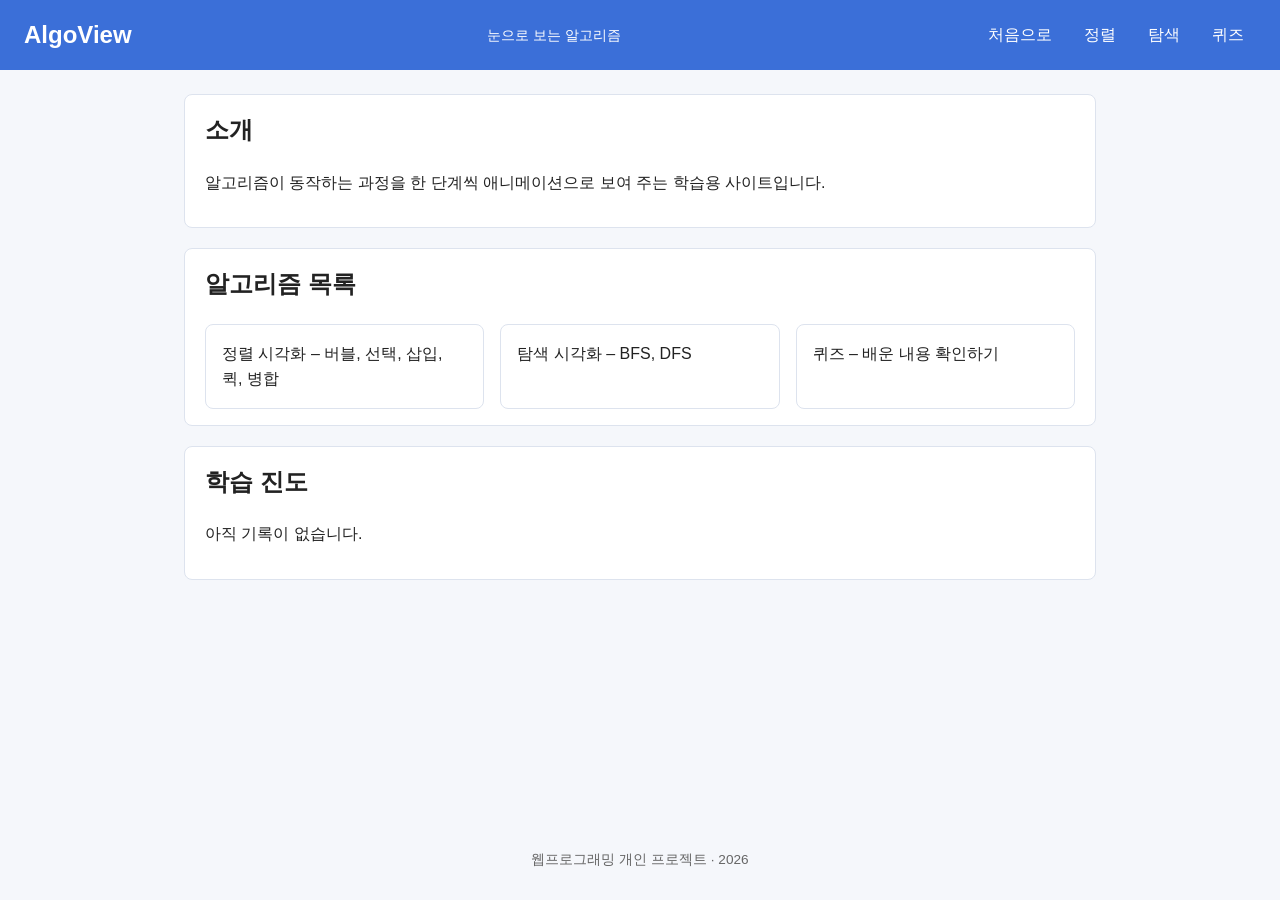
<file: index.html>
<!DOCTYPE html>
<html lang="ko">
<head>
  <meta charset="UTF-8">
  <meta name="viewport" content="width=device-width, initial-scale=1.0">
  <title>AlgoView – 눈으로 보는 알고리즘</title>
  <link rel="stylesheet" href="./css/style.css">
</head>
<body>
  <header>
    <h1>AlgoView</h1>
    <p>눈으로 보는 알고리즘</p>
    <nav>
      <a href="index.html">처음으로</a>
      <a href="sort.html">정렬</a>
      <a href="graph.html">탐색</a>
      <a href="quiz.html">퀴즈</a>
    </nav>
  </header>

  <main>
    <!-- 사이트 소개 -->
    <section>
      <h2>소개</h2>
      <p>알고리즘이 동작하는 과정을 한 단계씩 애니메이션으로 보여 주는 학습용 사이트입니다.</p>
    </section>

    <!-- 알고리즘 카드 목록: 누르면 해당 페이지로 이동 -->
    <section>
      <h2>알고리즘 목록</h2>
      <ul class="card-list">
        <li><a href="sort.html">정렬 시각화 – 버블, 선택, 삽입, 퀵, 병합</a></li>
        <li><a href="graph.html">탐색 시각화 – BFS, DFS</a></li>
        <li><a href="quiz.html">퀴즈 – 배운 내용 확인하기</a></li>
      </ul>
    </section>

    <!-- 학습 진도: 5주차에 퀴즈 결과(localStorage)와 연결할 예정 -->
    <section>
      <h2>학습 진도</h2>
      <p>아직 기록이 없습니다.</p>
    </section>
  </main>

  <footer>
    <p>웹프로그래밍 개인 프로젝트 · 2026</p>
  </footer>
</body>
</html>
</file>
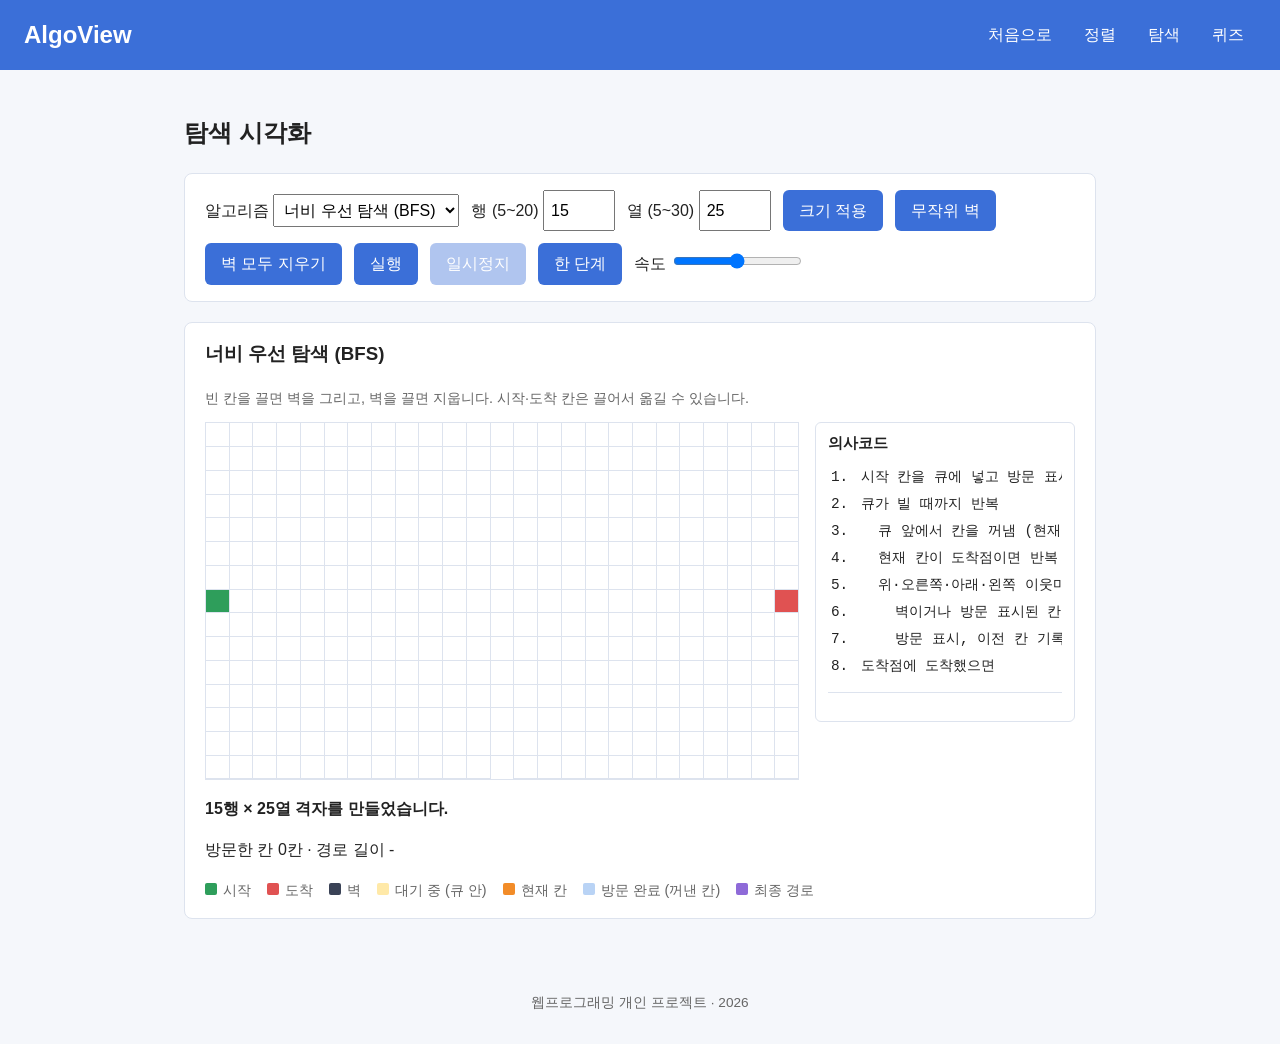
<file: graph.html>
<!DOCTYPE html>
<html lang="ko">
<head>
  <meta charset="UTF-8">
  <meta name="viewport" content="width=device-width, initial-scale=1.0">
  <title>탐색 시각화 – AlgoView</title>
  <link rel="stylesheet" href="./css/style.css">
</head>
<body>
  <header>
    <h1>AlgoView</h1>
    <nav>
      <a href="index.html">처음으로</a>
      <a href="sort.html">정렬</a>
      <a href="graph.html">탐색</a>
      <a href="quiz.html">퀴즈</a>
    </nav>
  </header>

  <main>
    <h2>탐색 시각화</h2>

    <!-- 조작 버튼: 알고리즘 선택, 크기 입력(적용하면 격자를 새로 만들고 벽도 지운다), 무작위 벽, 벽 모두 지우기,
         탐색 실행·일시정지·한 단계·속도. 실행 중에는 graph.js가 일시정지·속도를 뺀 버튼과 입력칸을 비활성화한다 -->
    <section class="controls">
      <label>
        알고리즘
        <select id="algo-select">
          <option value="bfs">너비 우선 탐색 (BFS)</option>
          <option value="dfs">깊이 우선 탐색 (DFS)</option>
        </select>
      </label>
      <label>
        행 (5~20)
        <input type="number" id="rows-input" min="5" max="20" value="15">
      </label>
      <label>
        열 (5~30)
        <input type="number" id="cols-input" min="5" max="30" value="25">
      </label>
      <button type="button" id="apply-btn">크기 적용</button>
      <button type="button" id="random-btn">무작위 벽</button>
      <button type="button" id="clear-btn">벽 모두 지우기</button>
      <button type="button" id="run-btn">실행</button>
      <button type="button" id="pause-btn" disabled>일시정지</button>
      <button type="button" id="step-btn">한 단계</button>
      <label>
        속도
        <input type="range" id="speed-input" min="1" max="5" value="3">
      </label>
    </section>

    <!-- 격자: 칸(div)은 graph.js가 만든다 -->
    <section>
      <h3 id="algo-title">너비 우선 탐색 (BFS)</h3>
      <p class="hint">빈 칸을 끌면 벽을 그리고, 벽을 끌면 지웁니다. 시작·도착 칸은 끌어서 옮길 수 있습니다.</p>

      <!-- 넓은 화면에서는 격자 오른쪽에, 좁은 화면에서는 격자 아래에 의사코드가 온다 -->
      <div class="graph-view">
        <div id="grid" class="grid"></div>

        <!-- 의사코드: 지금 실행 중인 줄은 graph.js가 강조한다 -->
        <div class="pseudocode">
          <h4>의사코드</h4>
          <div id="code-scroll" class="code-scroll">
            <ol class="code" data-algo="bfs">
              <li><code>시작 칸을 큐에 넣고 방문 표시</code></li>
              <li><code>큐가 빌 때까지 반복</code></li>
              <li><code>  큐 앞에서 칸을 꺼냄 (현재 칸)</code></li>
              <li><code>  현재 칸이 도착점이면 반복 멈춤</code></li>
              <li><code>  위·오른쪽·아래·왼쪽 이웃마다</code></li>
              <li><code>    벽이거나 방문 표시된 칸이면 건너뜀</code></li>
              <li><code>    방문 표시, 이전 칸 기록, 큐 뒤에 넣음</code></li>
              <li><code>도착점에 도착했으면</code></li>
              <li><code>  이전 칸을 따라 시작점까지 거슬러 올라가 경로를 만듦</code></li>
              <li><code>  경로를 시작점부터 한 칸씩 칠함</code></li>
              <li><code>아니면 도착점에 갈 수 없음</code></li>
            </ol>
            <ol class="code" data-algo="dfs" hidden>
              <li><code>시작 칸을 스택에 넣음</code></li>
              <li><code>스택이 빌 때까지 반복</code></li>
              <li><code>  스택 맨 위에서 칸을 꺼냄 (현재 칸)</code></li>
              <li><code>  이미 방문한 칸이면 건너뜀</code></li>
              <li><code>  현재 칸을 방문 표시</code></li>
              <li><code>  현재 칸이 도착점이면 반복 멈춤</code></li>
              <li><code>  위·오른쪽·아래·왼쪽 이웃마다</code></li>
              <li><code>    벽이거나 방문한 칸이면 건너뜀</code></li>
              <li><code>    이전 칸 기록, 스택에 넣음</code></li>
              <li><code>도착점에 도착했으면</code></li>
              <li><code>  이전 칸을 따라 거슬러 올라가 경로 만듦</code></li>
              <li><code>  경로를 시작점부터 한 칸씩 칠함</code></li>
              <li><code>아니면 도착점에 갈 수 없음</code></li>
            </ol>
          </div>
          <!-- 지금 단계의 변수 값 (예: 현재 칸 = (3, 5) · 큐 크기 = 4) -->
          <p id="code-vars" class="code-vars"></p>
        </div>
      </div>

      <p id="message" class="message"></p>
      <!-- 지금까지 꺼내 처리한 칸 수와 찾은 경로의 칸 수: graph.js가 한 단계마다 갱신한다 -->
      <p>방문한 칸 <span id="visit-count">0</span>칸 · 경로 길이 <span id="path-length">-</span></p>
      <!-- data-algos가 있는 항목은 거기 적힌 알고리즘을 골랐을 때만 graph.js가 보이게 한다 -->
      <p class="hint" data-algos="dfs" hidden>※ DFS가 찾은 경로는 가장 짧은 경로가 아닐 수 있습니다. BFS와 경로 길이를 비교해 보세요.</p>

      <!-- 칸 색의 의미 -->
      <ul class="legend">
        <li><span class="swatch start"></span>시작</li>
        <li><span class="swatch goal"></span>도착</li>
        <li><span class="swatch wall"></span>벽</li>
        <li data-algos="bfs"><span class="swatch queued"></span>대기 중 (큐 안)</li>
        <li data-algos="dfs" hidden><span class="swatch queued"></span>대기 중 (스택 안)</li>
        <li><span class="swatch current"></span>현재 칸</li>
        <li><span class="swatch visited"></span>방문 완료 (꺼낸 칸)</li>
        <li><span class="swatch path"></span>최종 경로</li>
      </ul>
    </section>
  </main>

  <footer>
    <p>웹프로그래밍 개인 프로젝트 · 2026</p>
  </footer>

  <!-- HTML 요소가 다 만들어진 뒤에 실행되도록 body 맨 끝에 둔다. 공용 기능(common.js)을 페이지 스크립트보다 먼저 불러온다 -->
  <script src="./js/common.js"></script>
  <script src="./js/graph.js"></script>
</body>
</html>
</file>
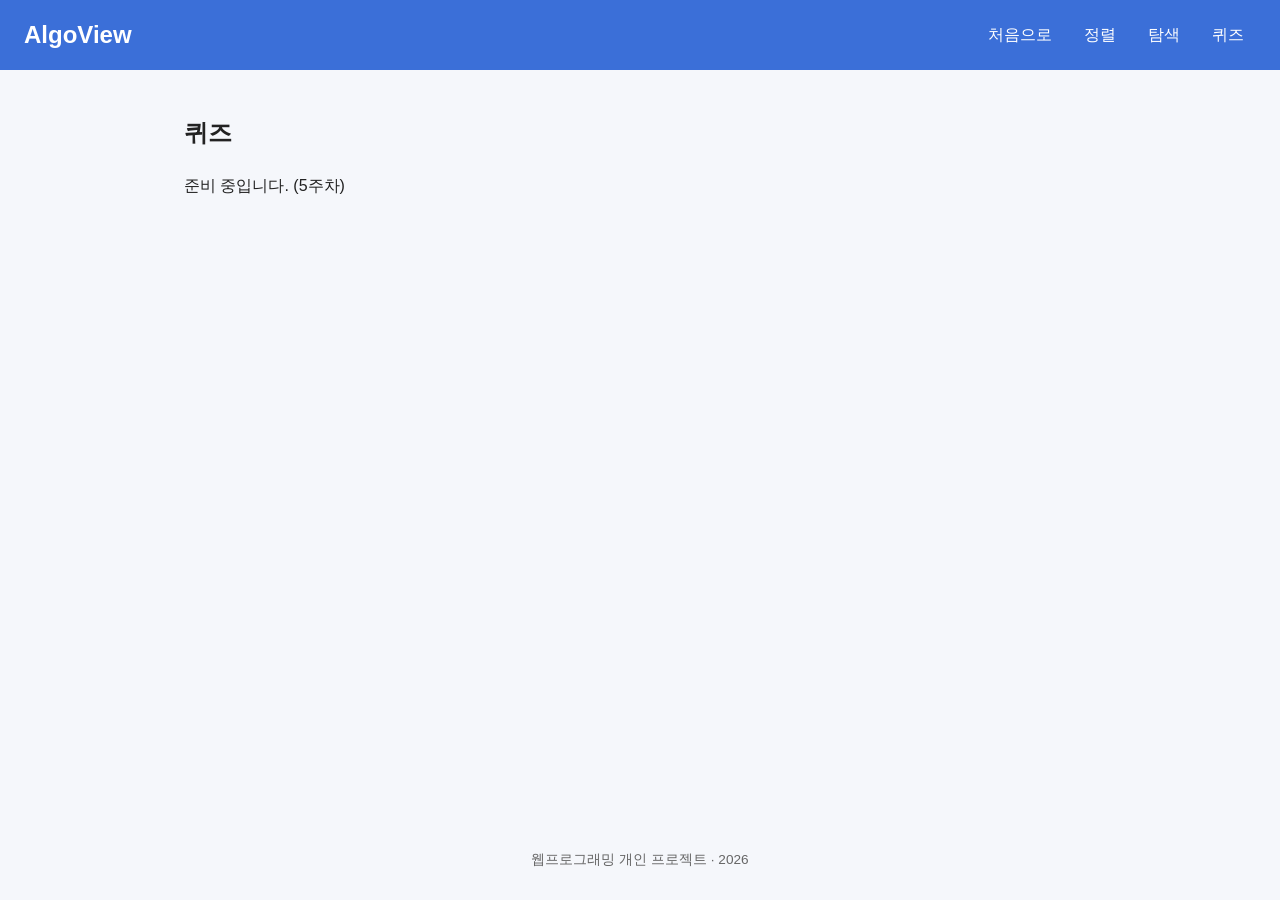
<file: quiz.html>
<!DOCTYPE html>
<html lang="ko">
<head>
  <meta charset="UTF-8">
  <meta name="viewport" content="width=device-width, initial-scale=1.0">
  <title>퀴즈 – AlgoView</title>
  <link rel="stylesheet" href="./css/style.css">
</head>
<body>
  <header>
    <h1>AlgoView</h1>
    <nav>
      <a href="index.html">처음으로</a>
      <a href="sort.html">정렬</a>
      <a href="graph.html">탐색</a>
      <a href="quiz.html">퀴즈</a>
    </nav>
  </header>

  <main>
    <h2>퀴즈</h2>
    <p>준비 중입니다. (5주차)</p>
  </main>

  <footer>
    <p>웹프로그래밍 개인 프로젝트 · 2026</p>
  </footer>
</body>
</html>
</file>
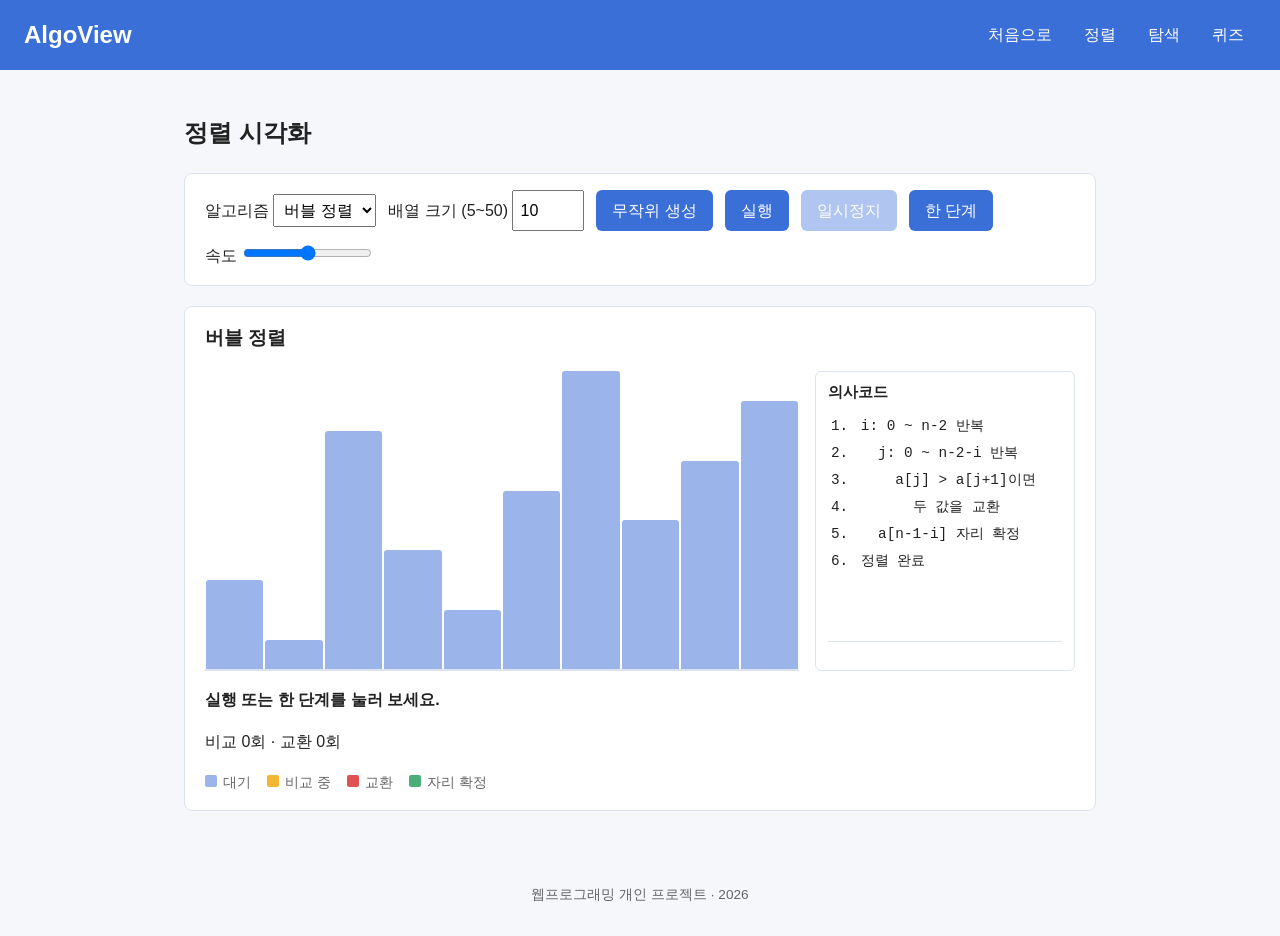
<file: sort.html>
<!DOCTYPE html>
<html lang="ko">
<head>
  <meta charset="UTF-8">
  <meta name="viewport" content="width=device-width, initial-scale=1.0">
  <title>정렬 시각화 – AlgoView</title>
  <link rel="stylesheet" href="./css/style.css">
</head>
<body>
  <header>
    <h1>AlgoView</h1>
    <nav>
      <a href="index.html">처음으로</a>
      <a href="sort.html">정렬</a>
      <a href="graph.html">탐색</a>
      <a href="quiz.html">퀴즈</a>
    </nav>
  </header>

  <main>
    <h2>정렬 시각화</h2>

    <!-- 조작 버튼: 실행 중에는 sort.js가 비활성화한다 -->
    <section class="controls">
      <label>
        알고리즘
        <select id="algo-select">
          <option value="bubble">버블 정렬</option>
          <option value="selection">선택 정렬</option>
          <option value="insertion">삽입 정렬</option>
          <option value="merge">병합 정렬</option>
          <option value="quick">퀵 정렬</option>
        </select>
      </label>
      <label>
        배열 크기 (5~50)
        <input type="number" id="size-input" min="5" max="50" value="10">
      </label>
      <button type="button" id="random-btn">무작위 생성</button>
      <button type="button" id="run-btn">실행</button>
      <button type="button" id="pause-btn" disabled>일시정지</button>
      <button type="button" id="step-btn">한 단계</button>
      <label>
        속도
        <input type="range" id="speed-input" min="1" max="5" value="3">
      </label>
    </section>

    <!-- 막대 그래프 -->
    <section>
      <h3 id="algo-title">버블 정렬</h3>

      <!-- 넓은 화면에서는 막대 오른쪽에, 좁은 화면에서는 막대 아래에 의사코드가 온다 -->
      <div class="sort-view">
        <div id="bars" class="bars"></div>

        <!-- 의사코드: 고른 알고리즘의 목록만 보이고, 지금 실행 중인 줄은 sort.js가 강조한다 -->
        <div class="pseudocode">
          <h4>의사코드</h4>
          <!-- 코드 부분만 스크롤된다. 강조한 줄이 가운데쯤 오도록 sort.js가 스크롤한다 -->
          <div id="code-scroll" class="code-scroll">
            <ol class="code" data-algo="bubble">
              <li><code>i: 0 ~ n-2 반복</code></li>
              <li><code>  j: 0 ~ n-2-i 반복</code></li>
              <li><code>    a[j] &gt; a[j+1]이면</code></li>
              <li><code>      두 값을 교환</code></li>
              <li><code>  a[n-1-i] 자리 확정</code></li>
              <li><code>정렬 완료</code></li>
            </ol>
            <ol class="code" data-algo="selection" hidden>
              <li><code>i: 0 ~ n-2 반복</code></li>
              <li><code>  minIndex = i</code></li>
              <li><code>  j: i+1 ~ n-1 반복</code></li>
              <li><code>    a[j] &lt; a[minIndex]이면</code></li>
              <li><code>      minIndex = j</code></li>
              <li><code>  minIndex ≠ i이면</code></li>
              <li><code>    a[i]와 a[minIndex] 교환</code></li>
              <li><code>  a[i] 자리 확정</code></li>
              <li><code>정렬 완료</code></li>
            </ol>
            <ol class="code" data-algo="insertion" hidden>
              <li><code>i: 1 ~ n-1 반복</code></li>
              <li><code>  j = i</code></li>
              <li><code>  j &gt; 0인 동안 반복</code></li>
              <li><code>    a[j-1] &gt; a[j]이면</code></li>
              <li><code>      두 값을 교환</code></li>
              <li><code>      j를 1 줄임</code></li>
              <li><code>    아니면 반복 멈춤</code></li>
              <li><code>정렬 완료</code></li>
            </ol>
            <ol class="code" data-algo="merge" hidden>
              <li><code>병합정렬(left, right):</code></li>
              <li><code>  left ≥ right이면 끝</code></li>
              <li><code>  mid = (left+right) / 2</code></li>
              <li><code>  병합정렬(left, mid)</code></li>
              <li><code>  병합정렬(mid+1, right)</code></li>
              <li><code>  합치기(left, mid, right)</code></li>
              <li><code>합치기(left, mid, right):</code></li>
              <li><code>  k = left, j = mid+1</code></li>
              <li><code>  양쪽 모두 남은 동안 반복</code></li>
              <li><code>    a[j] &lt; a[k]이면</code></li>
              <li><code>      a[j]를 k칸에 끼움</code></li>
              <li><code>    아니면 a[k]는 그대로</code></li>
              <li><code>    k를 1 늘림</code></li>
              <li><code>  남은 값은 이미 제자리</code></li>
              <li><code>정렬 완료</code></li>
            </ol>
            <ol class="code" data-algo="quick" hidden>
              <li><code>퀵정렬(low, high):</code></li>
              <li><code>  low &gt; high이면 끝</code></li>
              <li><code>  low = high이면 자리 확정</code></li>
              <li><code>  p = 분할(low, high)</code></li>
              <li><code>  퀵정렬(low, p-1)</code></li>
              <li><code>  퀵정렬(p+1, high)</code></li>
              <li><code>분할(low, high):</code></li>
              <li><code>  피벗 = a[high], i = low</code></li>
              <li><code>  j: low ~ high-1 반복</code></li>
              <li><code>    a[j] &lt; 피벗이면</code></li>
              <li><code>      a[i]와 a[j] 교환</code></li>
              <li><code>      i를 1 늘림</code></li>
              <li><code>  a[i]와 a[high] 교환</code></li>
              <li><code>  a[i] 자리 확정</code></li>
              <li><code>정렬 완료</code></li>
            </ol>
          </div>
          <!-- 지금 단계의 변수 값 (예: n = 10 · i = 2 · j = 5) -->
          <p id="code-vars" class="code-vars"></p>
        </div>
      </div>

      <p id="message" class="message">무작위 생성으로 배열을 만든 뒤 실행해 보세요.</p>
      <!-- 지금까지 한 비교·교환 횟수: sort.js가 한 단계마다 갱신한다 -->
      <p>비교 <span id="compare-count">0</span>회 · 교환 <span id="swap-count">0</span>회</p>

      <!-- 막대 색의 의미 -->
      <ul class="legend">
        <li><span class="swatch"></span>대기</li>
        <li><span class="swatch compare"></span>비교 중</li>
        <li><span class="swatch swap"></span>교환</li>
        <!-- data-algos가 있는 항목은 거기 적힌 알고리즘을 골랐을 때만 sort.js가 보이게 한다 -->
        <li data-algos="quick" hidden><span class="swatch pivot"></span>피벗 (기준값)</li>
        <li data-algos="selection" hidden><span class="swatch pivot"></span>현재 최솟값 (지금까지 가장 작은 값)</li>
        <li data-algos="insertion" hidden><span class="swatch pivot"></span>끼워 넣는 값</li>
        <li data-algos="quick" hidden><span class="swatch group"></span>묶음 (아직 정렬 안 된 구간)</li>
        <li data-algos="quick" hidden><span class="swatch group-left"></span><span class="swatch group-right"></span>피벗보다 작은 값 · 큰 값</li>
        <li data-algos="merge" hidden><span class="swatch group"></span>묶음 (정렬된 작은 배열)</li>
        <li data-algos="merge" hidden><span class="swatch group-left"></span><span class="swatch group-right"></span>합치는 두 묶음 (왼쪽·오른쪽)</li>
        <li data-algos="insertion merge" hidden><span class="swatch ordered"></span>순서만 맞음 (자리 미확정)</li>
        <li><span class="swatch sorted"></span>자리 확정</li>
      </ul>
    </section>
  </main>

  <footer>
    <p>웹프로그래밍 개인 프로젝트 · 2026</p>
  </footer>

  <!-- HTML 요소가 다 만들어진 뒤에 실행되도록 body 맨 끝에 둔다. 공용 기능(common.js)을 페이지 스크립트보다 먼저 불러온다 -->
  <script src="./js/common.js"></script>
  <script src="./js/sort.js"></script>
</body>
</html>
</file>
<file: css/style.css>
/* ===== AlgoView 공통 스타일 ===== */

/* 색은 여기 한곳에 모아 두고 아래에서 var()로 꺼내 쓴다 */
:root {
  --color-main: #3b6fd8;      /* 강조색 (머리말, 링크) */
  --color-bg: #f5f7fb;        /* 페이지 배경 */
  --color-box: #ffffff;       /* 카드·섹션 배경 */
  --color-text: #222222;      /* 기본 글자 */
  --color-sub: #666666;       /* 보조 글자 */
  --color-line: #dde3ee;      /* 테두리 */

  /* 정렬 막대 색 */
  --color-bar: #9bb5ea;       /* 대기 */
  --color-compare: #f2b632;   /* 비교 중 */
  --color-swap: #e05252;      /* 교환 */
  --color-pivot: #9b6ad8;     /* 피벗 (퀵 정렬) */
  --color-group: #eceef2;        /* 막대 뒤 배경: 묶음 (병합·퀵 정렬) */
  --color-group-left: #e3ecfb;   /* 막대 뒤 배경: 합치는 왼쪽 묶음 / 피벗보다 작은 값 */
  --color-group-right: #fdecd8;  /* 막대 뒤 배경: 합치는 오른쪽 묶음 / 피벗보다 큰 값 */
  --color-sorted: #4caf7a;    /* 자리 확정 */
  --color-ordered: #b5e0c4;   /* 순서는 맞지만 아직 자리 확정 아님 (삽입·병합 정렬) */
  --color-code-current: #fff1bf;   /* 의사코드에서 지금 실행 중인 줄 */

  /* 탐색 격자 색 */
  --color-cell: #ffffff;      /* 빈 칸 */
  --color-wall: #3a4256;      /* 벽 */
  --color-start: #2e9e5b;     /* 시작점 */
  --color-goal: #e05252;      /* 도착점 */
  --color-queued: #ffe9a8;    /* 대기 중 (큐에 들어 있는 칸) */
  --color-visited: #b9d3f5;   /* 방문 완료 (큐에서 꺼내 처리한 칸) */
  --color-path: #8e6ad8;      /* 최종 경로 */
  --color-current: #f28c28;   /* 지금 꺼낸 칸 */
}

/* 패딩·테두리를 너비 안에 포함시켜 크기 계산을 쉽게 한다 */
* {
  box-sizing: border-box;
}

body {
  margin: 0;
  font-family: "Malgun Gothic", "Apple SD Gothic Neo", sans-serif;
  line-height: 1.6;
  color: var(--color-text);
  background: var(--color-bg);

  /* 바닥글이 항상 화면 아래쪽에 붙도록 세로 Flexbox 사용 */
  min-height: 100vh;
  display: flex;
  flex-direction: column;
}

a {
  color: var(--color-main);
}

/* ===== 머리말 ===== */
header {
  background: var(--color-main);
  color: #ffffff;
  padding: 16px 24px;

  /* 제목은 왼쪽, 메뉴는 오른쪽 */
  display: flex;
  flex-wrap: wrap;
  align-items: center;
  justify-content: space-between;
  gap: 12px;
}

header h1 {
  margin: 0;
  font-size: 1.5rem;
}

header p {
  margin: 0;
  font-size: 0.9rem;
}

/* ===== 메뉴 ===== */
nav {
  display: flex;
  flex-wrap: wrap;
  gap: 8px;
}

nav a {
  color: #ffffff;
  text-decoration: none;
  padding: 6px 12px;
  border-radius: 6px;
}

nav a:hover {
  background: rgba(255, 255, 255, 0.2);
}

/* ===== 본문 ===== */
main {
  /* 남는 세로 공간을 본문이 차지해서 바닥글을 아래로 민다 */
  flex: 1;
  width: 100%;
  max-width: 960px;
  margin: 0 auto;
  padding: 24px;
}

section {
  background: var(--color-box);
  border: 1px solid var(--color-line);
  border-radius: 8px;
  padding: 16px 20px;
  margin-bottom: 20px;
}

section h2,
section h3 {
  margin-top: 0;
}

/* ===== 버튼·입력칸 ===== */
button {
  padding: 8px 16px;
  border: none;
  border-radius: 6px;
  background: var(--color-main);
  color: #ffffff;
  font: inherit;
  cursor: pointer;
}

/* 애니메이션 실행 중 비활성화된 버튼 */
button:disabled {
  opacity: 0.4;
  cursor: not-allowed;
}

input[type="number"] {
  width: 4.5em;
  padding: 6px;
  font: inherit;
}

select {
  padding: 6px;
  font: inherit;
}

/* ===== 시작 화면의 알고리즘 카드 목록 ===== */
.card-list {
  list-style: none;
  margin: 0;
  padding: 0;

  /* 화면 너비에 맞춰 한 줄에 들어가는 카드 수가 자동으로 바뀐다 */
  display: grid;
  grid-template-columns: repeat(auto-fit, minmax(220px, 1fr));
  gap: 16px;
}

.card-list a {
  display: block;
  height: 100%;
  padding: 16px;
  border: 1px solid var(--color-line);
  border-radius: 8px;
  text-decoration: none;
  color: var(--color-text);
}

.card-list a:hover {
  border-color: var(--color-main);
}

/* ===== 정렬 페이지 ===== */
/* 조작 버튼 줄: 좁으면 다음 줄로 넘어간다 */
.controls {
  display: flex;
  flex-wrap: wrap;
  align-items: center;
  gap: 12px;
}

/* 막대 그래프 영역: 막대를 아래쪽 기준으로 나란히 세운다 */
.bars {
  display: flex;
  align-items: flex-end;
  height: 300px;
  border-bottom: 2px solid var(--color-line);
}

/* 막대 하나가 들어가는 칸: 그래프 높이만큼 세워 두고, 배경색으로 병합 정렬의 묶음을 표시한다.
   막대 사이 간격은 칸의 좌우 여백으로 만든다 (gap을 쓰면 묶음 배경이 끊겨 보인다) */
.slot {
  flex: 1;
  height: 100%;
  display: flex;
  align-items: flex-end;
  padding: 0 1px;
}

/* 묶음 배경. 파랑·주황 묶음 색이 이 색보다 우선하도록 앞쪽에 둔다 */
.slot.group {
  background: var(--color-group);
}

/* 묶음이 새로 시작하는 칸: 왼쪽에 섹션 배경색 테두리를 둘러 앞 묶음과 떨어져 보이게 한다 */
.slot.group-start {
  border-left: 3px solid var(--color-box);
}

.slot.group-left {
  background: var(--color-group-left);
}

.slot.group-right {
  background: var(--color-group-right);
}

/* 막대 하나: 칸 너비를 꽉 채우고, 높이는 sort.js가 %로 정한다 */
.bar {
  flex: 1;
  background: var(--color-bar);
  border-radius: 3px 3px 0 0;
}

/* 뒤에 있는 규칙이 앞의 규칙을 덮는다: 순서 맞음·자리 확정 < 비교 < 교환 < 기준 막대(보라)
   기준 막대(퀵 정렬의 피벗, 선택 정렬의 현재 최솟값, 삽입 정렬의 끼워 넣는 값)는
   비교·교환 대상과 겹쳐도 항상 보라색으로 보인다 */
.bar.ordered {
  background: var(--color-ordered);
}

.bar.sorted {
  background: var(--color-sorted);
}

.bar.compare {
  background: var(--color-compare);
}

.bar.swap {
  background: var(--color-swap);
}

.bar.pivot {
  background: var(--color-pivot);
}

/* 현재 단계 설명 */
.message {
  min-height: 1.6em;   /* 글자가 바뀌어도 높이가 흔들리지 않게 */
  font-weight: bold;
}

/* 색 설명 */
.legend {
  list-style: none;
  margin: 0;
  padding: 0;
  display: flex;
  flex-wrap: wrap;
  gap: 16px;
  font-size: 0.9rem;
  color: var(--color-sub);
}

.swatch {
  display: inline-block;
  width: 12px;
  height: 12px;
  margin-right: 6px;
  border-radius: 2px;
  background: var(--color-bar);
}

.swatch.compare {
  background: var(--color-compare);
}

.swatch.swap {
  background: var(--color-swap);
}

.swatch.pivot {
  background: var(--color-pivot);
}

/* 묶음 색은 연해서 테두리를 둘러 보이게 한다 */
.swatch.group {
  background: var(--color-group);
  border: 1px solid var(--color-line);
}

.swatch.group-left {
  background: var(--color-group-left);
  border: 1px solid var(--color-line);
}

.swatch.group-right {
  background: var(--color-group-right);
  border: 1px solid var(--color-line);
}

.swatch.sorted {
  background: var(--color-sorted);
}

.swatch.ordered {
  background: var(--color-ordered);
}

/* 막대 그래프와 의사코드를 나란히 둔다 (좁은 화면에서는 아래 미디어 쿼리에서 한 줄로 바꾼다) */
.sort-view,
.graph-view {
  display: grid;
  grid-template-columns: minmax(0, 1fr) 260px;   /* 왼쪽 막대는 남는 폭을 모두, 오른쪽 의사코드는 260px */
  gap: 16px;
  align-items: start;
}

/* 의사코드 상자: 막대 그래프(.bars)와 같은 높이로 고정하고, 제목 · 코드 · 변수를 위에서 아래로 쌓는다 */
.pseudocode {
  height: 300px;
  display: flex;
  flex-direction: column;
  border: 1px solid var(--color-line);
  border-radius: 6px;
  padding: 8px 12px;
  font-size: 0.9rem;
}

/* 코드 부분: 남는 높이를 모두 차지하고, 넘치면 이 안에서만 스크롤한다 (제목·변수는 고정)
   min-height: 0 이 있어야 flex 안에서 내용보다 작게 줄어들어 스크롤이 생긴다
   position: relative 는 sort.js가 줄의 위치(offsetTop)를 이 상자 기준으로 재기 위해 둔다 */
.code-scroll {
  flex: 1;
  min-height: 0;
  overflow: auto;
  position: relative;
  scrollbar-width: thin;                              /* 스크롤 막대를 얇게 */
  scrollbar-color: var(--color-line) transparent;     /* 막대는 연한 테두리색, 바탕은 투명 */
}

/* scrollbar-width를 모르는 옛 크롬·사파리용: 같은 뜻 */
.code-scroll::-webkit-scrollbar {
  width: 6px;
  height: 6px;
}

.code-scroll::-webkit-scrollbar-thumb {
  background: var(--color-line);
  border-radius: 3px;
}

.pseudocode h4 {
  margin: 0 0 8px;
  font-size: 0.95rem;
}

/* 줄 번호는 ol이 자동으로 붙인다
   목록 폭을 가장 긴 줄에 맞춰서(max-content), 옆으로 긴 줄도 강조색이 끝까지 깔리게 한다
   min-width: 100% 는 줄이 짧을 때도 강조색이 상자 폭만큼은 깔리게 한다 */
.code {
  width: max-content;
  min-width: 100%;
  margin: 0;
  padding-left: 2em;
  font-family: Consolas, monospace;
}

.code li {
  padding: 2px 4px;
  border-radius: 3px;
}

/* 들여쓰기 공백을 그대로 보여 준다 */
.code code {
  font-family: inherit;
  white-space: pre;
}

.code li.current {
  background: var(--color-code-current);
  font-weight: bold;
}

/* 의사코드 아래의 변수 값 */
.code-vars {
  min-height: 1.5em;   /* 값이 없을 때도 높이를 유지해 상자가 흔들리지 않게 */
  margin: 8px 0 0;
  padding-top: 8px;
  border-top: 1px solid var(--color-line);
  font-family: Consolas, monospace;
}

/* ===== 탐색 페이지 ===== */
/* 격자: 칸 사이의 1px 틈으로 바탕색(테두리색)이 비쳐 보여서 칸 경계선이 된다.
   열 수와 최대 너비는 graph.js가 정한다 (칸이 너무 커지지 않게) */
.grid {
  display: grid;
  gap: 1px;
  width: 100%;
  background: var(--color-line);
  border: 1px solid var(--color-line);

  /* 격자 위에서 끌 때 화면이 스크롤되거나 글자가 선택되지 않게 한다 */
  touch-action: none;
  user-select: none;
}

/* 칸 하나: aspect-ratio로 정사각형을 유지한다 */
.cell {
  aspect-ratio: 1;
  background: var(--color-cell);
}

.cell.wall {
  background: var(--color-wall);
}

.cell.queued {
  background: var(--color-queued);
}

.cell.visited {
  background: var(--color-visited);
}

.cell.path {
  background: var(--color-path);
}

.cell.start {
  background: var(--color-start);
}

.cell.goal {
  background: var(--color-goal);
}

.cell.current {
  background: var(--color-current);
}

/* 끌어서 옮길 수 있는 칸 */
.cell.start,
.cell.goal {
  cursor: grab;
}

.swatch.start {
  background: var(--color-start);
}

.swatch.goal {
  background: var(--color-goal);
}

.swatch.wall {
  background: var(--color-wall);
}

.swatch.queued {
  background: var(--color-queued);
}

.swatch.visited {
  background: var(--color-visited);
}

.swatch.path {
  background: var(--color-path);
}

.swatch.current {
  background: var(--color-current);
}

/* 격자 위의 사용법 안내 */
.hint {
  margin: 0 0 12px;
  font-size: 0.9rem;
  color: var(--color-sub);
}

/* ===== 바닥글 ===== */
footer {
  text-align: center;
  color: var(--color-sub);
  font-size: 0.85rem;
  padding: 16px;
}

/* ===== 좁은 화면 (휴대폰) ===== */
@media (max-width: 600px) {
  header {
    padding: 12px 16px;
  }

  main {
    padding: 16px;
  }

  .bars {
    height: 200px;
  }

  .pseudocode {
    height: 200px;
  }

  /* 의사코드를 막대 아래로 내린다 */
  .sort-view,
  .graph-view {
    grid-template-columns: 1fr;
  }
}
</file>
